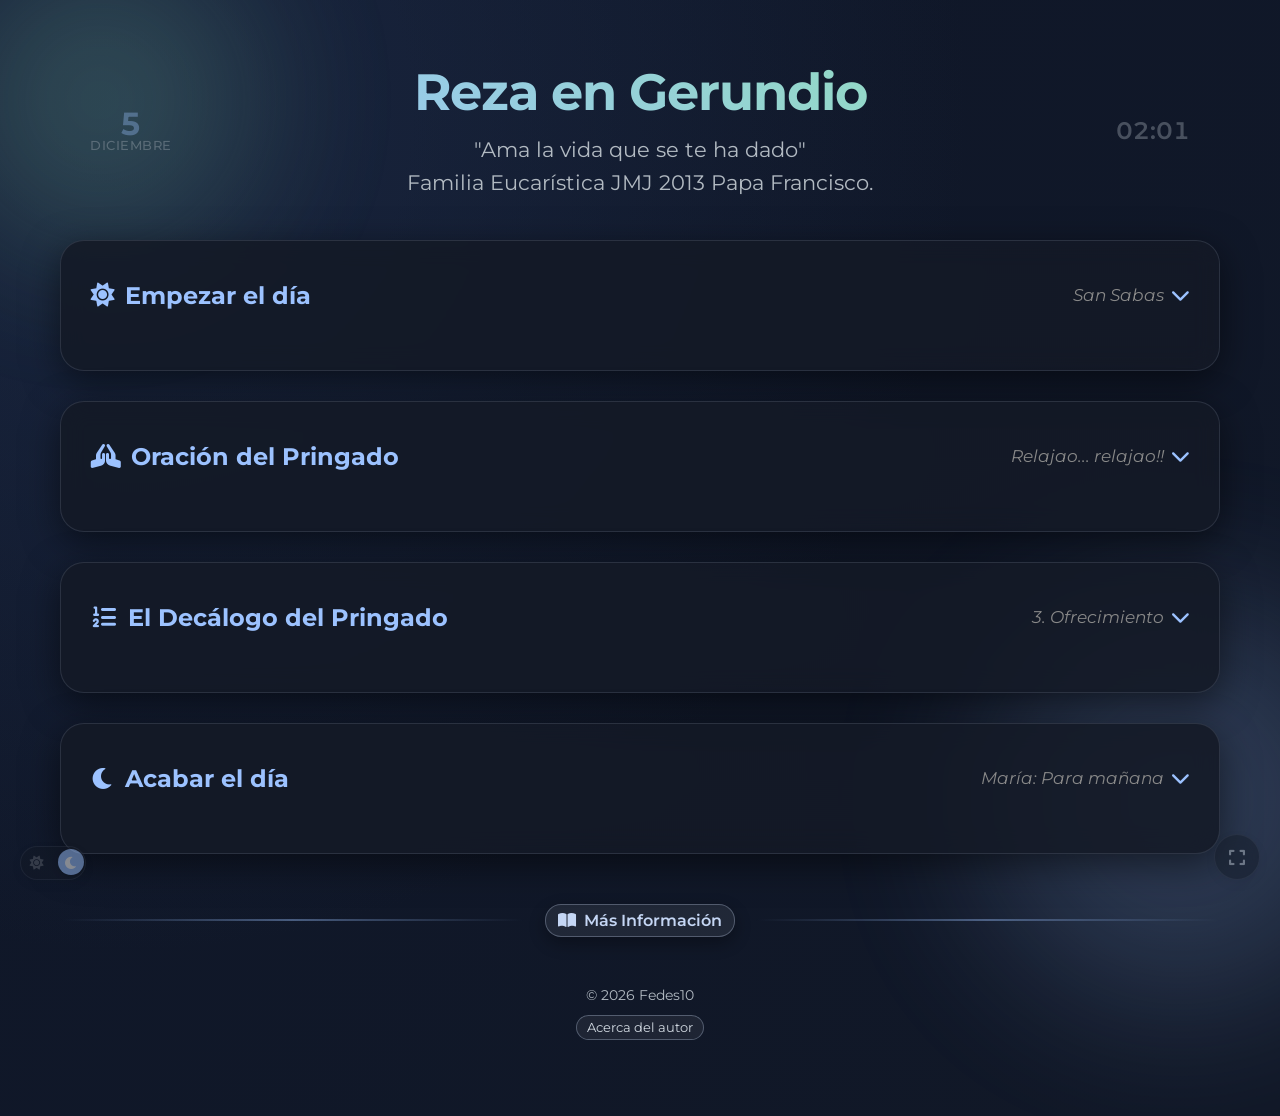
<file: index.html>
<!doctype html><html lang="es"><head><meta charset="UTF-8"><meta name="viewport" content="width=device-width,initial-scale=1"><title>Reza en Gerundio | Reza Cantando</title><link rel="icon" type="image/jpeg" href="logo.jpg"><meta name="description" content="Reza en Gerundio: oraciones para empezar y acabar el día"><meta property="og:title" content="Reza en Gerundio"><meta property="og:description" content="Oraciones diarias. Rezar viviendo, vivir siendo todo tuyo."><meta property="og:image" content="logo.jpg"><meta property="og:type" content="website"><meta property="og:locale" content="es_ES"><meta property="og:url" content=""><meta name="twitter:card" content="summary_large_image"><meta name="twitter:title" content="Reza en Gerundio"><meta name="twitter:description" content="Oraciones diarias. Rezar viviendo, vivir siendo todo tuyo."><meta name="twitter:image" content="logo.jpg"><link href="https://fonts.googleapis.com/css2?family=Montserrat:wght@300;400;600;700&display=swap" rel="stylesheet"><link rel="stylesheet" href="https://cdnjs.cloudflare.com/ajax/libs/font-awesome/6.0.0/css/all.min.css"><link rel="stylesheet" href="estilos.css"><script src="santos.js"></script><script src="scripts.js"></script></head><body><button id="fullscreen-btn" class="fullscreen-btn" title="Pantalla completa"><i class="fas fa-expand"></i></button><div class="theme-switch-wrapper" title="Cambiar modo"><label class="theme-switch" for="theme-checkbox"><input type="checkbox" id="theme-checkbox"><div class="slider"><i class="fas fa-sun"></i> <i class="fas fa-moon"></i></div></label></div><div class="bg-shape shape-1"></div><div class="bg-shape shape-2"></div><div class="container"><header><div class="date-display"><div class="day-number" id="day-number">5</div><div class="month-name" id="month-name">Febrero</div></div><div class="time-display" id="time-display">00:00</div><h1>Reza en Gerundio</h1><p class="subtitle">"Ama la vida que se te ha dado"<br>Familia Eucarística JMJ 2013 Papa Francisco.</p></header><section id="oracion-inicio"><div class="glass-card collapsible-section"><h2 class="section-header"><span style="display:flex;align-items:center;gap:10px"><i class="fas fa-sun"></i> Empezar el día </span><span style="display:flex;align-items:center;gap:8px;margin-left:auto"><span class="daily-santo" id="daily-santo" style="font-size:.7em;font-style:italic;color:#888;font-weight:400"></span> <i class="fas fa-chevron-down section-toggle-icon" id="icon-oracion-inicio-content"></i></span></h2><div class="mobile-daily-text" id="mobile-daily-santo" style="display:none"></div><div class="section-content" id="oracion-inicio-content"><div id="all-santos-list" style="display:none;font-size:.8em;color:#666;margin-bottom:12px;padding:10px 14px;background:rgba(100,100,100,.05);border-left:3px solid rgba(100,100,100,.2);border-radius:4px;line-height:1.5"></div><div class="prayer-content"><p class="prayer-line">Oh Señora mía y Madre mía, yo me ofrezco por completo a ti, y en prueba de mi amor de hijo te consagro en este día: mis ojos, mis oídos, mi lengua y mi corazón, en una palabra todo mi ser, ya que soy todo tuyo, Oh Madre de bondad, guárdame y defiéndeme como cosa y posesión tuya.</p><p class="prayer-highlight">Así sea.</p></div><div style="text-align:center;margin-top:20px"><span class="toggle-detail" onclick="toggleAlternative()">Oración alternativa <i class="fas fa-chevron-down toggle-icon" id="icon-alt"></i></span><div class="rule-detail" id="alternative-prayer"><h4 style="margin-bottom:10px;color:var(--primary)">Oración para la mañana - TODO</h4><p style="font-style:italic;text-align:center">Padre, pon tu Espíritu sobre mí.<br>Aquí estoy, aquí me tienes.<br>Gracias por la vida.<br>Que la viva siendo todo yo,<br>todo libre, todo entregado.<br>Todo tú, todo dado, todo alegre.<br>Todo amante, todo amado,<br>todo arrodillado.<br>Todo hijo, todo hermano, todo padre.<br>Todo disfrutón, todo mariano,<br>todo por todos.<br>Que viva todo... con toda el alma.</p></div></div></div></div></section><section id="oracion-pringado"><div class="glass-card collapsible-section"><h2 class="section-header"><span style="display:flex;align-items:center;gap:10px"><i class="fas fa-praying-hands"></i> Oración del Pringado </span><span style="display:flex;align-items:center;gap:8px;margin-left:auto"><span class="daily-phrase" id="daily-phrase-pringado" style="font-size:.7em;font-style:italic;color:#888;font-weight:400"></span> <i class="fas fa-chevron-down section-toggle-icon" id="icon-oracion-pringado-content"></i></span></h2><div class="mobile-daily-text" id="mobile-daily-phrase-pringado" style="display:none"></div><div class="section-content" id="oracion-pringado-content"><div class="prayer-content"><p class="prayer-line">Yo me entrego a ti, mi buen Dios, porque quiero pringarme por tu Iglesia siguiendo, junto a los demás miembros, en comunión con ellos, el estilo de vida de Hakuna.</p><hr style="border:0;border-top:1px solid rgba(0,0,0,.05);margin:15px 0"><p class="prayer-line">Señor, me arrodillaré ante ti en la Hostia,<br><span class="prayer-highlight">danos una vida de rodillas ante el misterio y ante cada rostro.</span></p><p class="prayer-line">Señor, me abriré a los alejados,<br><span class="prayer-highlight">contágianos Tú la pasión por que no se pierda ninguno.</span></p><p class="prayer-line">Señor, te buscaré vivo en el Evangelio, liturgia y sacramentos,<br><span class="prayer-highlight">muéstrate como nuestro pobre loco.</span></p><p class="prayer-line">Señor, sonreiré y miraré a los ojos,<br><span class="prayer-highlight">recuérdanos que no hemos venido a criticar ni a juzgar sino a salvar.</span></p><p class="prayer-line">Señor, abrazaré cada realidad con la no-medida de la cruz,<br><span class="prayer-highlight">devuélvenos la unidad, y transfigura ya nuestra carne.</span></p><p class="prayer-line">Señor, iré a las fiestas buscando que sean momentos de Vida,<br><span class="prayer-highlight">haz que te encontremos sufriente en los sedientos de placer.</span></p><p class="prayer-line">Señor, agradeceré tu confianza cada nuevo día,<br><span class="prayer-highlight">que un profundo sentido de tu presencia haga de cada día una fiesta.</span></p><p class="prayer-line"><strong>María, madre de Hakuna,</strong><br>que contigo solo sepamos decirle 'Sí', que vivamos de rodillas, abrazados y abrazando, con alegre cara de resucitados, y recuérdanos rezar todos los días, todos por todos.</p></div></div></div></section><section id="decalogo"><div class="glass-card collapsible-section"><h2 class="section-header"><span style="display:flex;align-items:center;gap:10px"><i class="fas fa-list-ol"></i> El Decálogo del Pringado </span><span style="display:flex;align-items:center;gap:8px;margin-left:auto"><span class="daily-decalogo" id="daily-decalogo" style="font-size:.7em;font-style:italic;color:#888;font-weight:400"></span> <i class="fas fa-chevron-down section-toggle-icon" id="icon-decalogo-content"></i></span></h2><div class="mobile-daily-text" id="mobile-daily-decalogo" style="display:none"></div><div class="section-content" id="decalogo-content"><div class="grid-container"><div class="glass-card rule-card"><div class="rule-number">1</div><div class="rule-text"><h3>Sonrisa y Mirada</h3><p class="rule-description">Sonreír cada día a todas las personas con las que me cruce, mirar a los ojos a quién trate.</p><span class="toggle-detail" onclick="toggleDetail(0)">Ver más <i class="fas fa-chevron-down toggle-icon" id="icon-0"></i></span><div class="rule-detail" id="detail-0"><p>La sonrisa y la mirada son el primer acto de reconocimiento del otro como persona. En Hakuna, sonreír no es un gesto vacío, sino una forma de decir "te veo, existes, y me alegro de encontrarte". Mirar a los ojos es encontrar a Jesús en cada rostro, es vivir arrodillados ante el misterio de cada persona. Esta regla nos recuerda que cada encuentro humano es sagrado.</p></div></div></div><div class="glass-card rule-card"><div class="rule-number">2</div><div class="rule-text"><h3>Compasión</h3><p class="rule-description">Dedicar con frecuencia, tiempo y corazón a los que sufren.</p><span class="toggle-detail" onclick="toggleDetail(1)">Ver más <i class="fas fa-chevron-down toggle-icon" id="icon-1"></i></span><div class="rule-detail" id="detail-1"><p>Hakuna nace del deseo de "que no se pierda ninguno". Esta regla nos llama a tener los ojos abiertos a quienes más sufren, a dedicar tiempo real -no solo buenas intenciones- a los heridos de la vida. Es vivir la pasión de Cristo por los alejados, los dolientes, los que nadie ve. No se trata de hacer obras sociales, sino de amar con las entrañas, de sufrir-con (com-pasión) los que están en la cruz.</p></div></div></div><div class="glass-card rule-card"><div class="rule-number">3</div><div class="rule-text"><h3>Ofrecimiento</h3><p class="rule-description">Comenzar cada día con un momento de oración en el que agradecer el don de la vida, y ofrecerme a Cristo para que viva y actúe entre los hombres ese día sirviéndose de mi persona. Y rezar todos los días, todos por todos.</p><span class="toggle-detail" onclick="toggleDetail(2)">Ver más <i class="fas fa-chevron-down toggle-icon" id="icon-2"></i></span><div class="rule-detail" id="detail-2"><p>La oración de la mañana es el acto fundante del día. Ofrecerse a Cristo es decirle: "Hoy quiero que seas Tú quien viva en mí". No somos nosotros los protagonistas, sino instrumentos para que Él actúe. El "todos por todos" refleja la dimensión comunitaria de Hakuna: nunca estamos solos, oramos en comunión. Agradecer el don de la vida es reconocer que cada día es un regalo inmerecido de Dios.</p></div></div></div><div class="glass-card rule-card"><div class="rule-number">4</div><div class="rule-text"><h3>Cuidar un Sagrario</h3><p class="rule-description">Cuidar un sagrario: escoger uno, el que se quiera, y de alguna manera hacerme cargo de que ese sagrario reciba cuidados y cariño.</p><span class="toggle-detail" onclick="toggleDetail(3)">Ver más <i class="fas fa-chevron-down toggle-icon" id="icon-3"></i></span><div class="rule-detail" id="detail-3"><p>Cuidar un sagrario es hacerse responsable de que Jesús Eucaristía no esté solo ni olvidado. Puede ser el de tu parroquia, una capilla, un hospital... Se trata de visitarlo, adornarlo, mantenerlo limpio, pero sobre todo de amarlo. Es el signo de nuestra vida de rodillas ante el misterio: Jesús se queda con nosotros en el Pan, y nosotros nos quedamos con Él. Este cuidado concreto nos ancla en la realidad de la Presencia Real.</p></div></div></div><div class="glass-card rule-card"><div class="rule-number">5</div><div class="rule-text"><h3>Hora Santa</h3><p class="rule-description">Participar de las Horas Santas, y fomentarlas allí donde me encuentre.</p><span class="toggle-detail" onclick="toggleDetail(4)">Ver más <i class="fas fa-chevron-down toggle-icon" id="icon-4"></i></span><div class="rule-detail" id="detail-4"><p>La Hora Santa es el "rato para parar el mundo" y estar con Jesús Sacramentado. Es el tiempo privilegiado de adoración, donde nos dejamos mirar por Él y Le miramos. Fomentar las Horas Santas significa contagiar esta pasión por la Eucaristía, invitar a otros, organizar espacios de adoración. Para Hakuna, la Hora Santa es el corazón de la vida espiritual, el lugar donde se recarga la batería para la misión.</p></div></div></div><div class="glass-card rule-card"><div class="rule-number">6</div><div class="rule-text"><h3>Formación</h3><p class="rule-description">Habitualmente estar leyendo un libro que me forme como cristiano. Si es posible, participar en un grupo de formación o Revolcadero, y leer cada día el evangelio del día, meditándolo.</p><span class="toggle-detail" onclick="toggleDetail(5)">Ver más <i class="fas fa-chevron-down toggle-icon" id="icon-5"></i></span><div class="rule-detail" id="detail-5"><p>La formación no es un lujo intelectual, sino alimento para el alma. Leer el Evangelio diario y meditarlo es buscar a Cristo vivo en la Palabra. Los "Revolcaderos" son grupos de formación donde se profundiza en la fe, se comparte, se crece juntos. Leer buenos libros cristianos nos ayuda a entender mejor nuestra fe, a responder a las preguntas del mundo actual. La formación nos hace testigos más creíbles y fundamentados.</p></div></div></div><div class="glass-card rule-card"><div class="rule-number">7</div><div class="rule-text"><h3>Sed de Amor</h3><p class="rule-description">En el trabajo, fiestas y espacios de diversión, abrir los ojos a quiénes están sedientos de amor, y ofrecerme a Cristo para ser manantial de agua pura. Prohibido no disfrutar de seguir a Cristo, especialmente en las fiestas y espacios de diversión.</p><span class="toggle-detail" onclick="toggleDetail(6)">Ver más <i class="fas fa-chevron-down toggle-icon" id="icon-6"></i></span><div class="rule-detail" id="detail-6"><p>Hakuna no huye del mundo, sino que va a las "fiestas" a encontrar a Cristo sufriente en los sedientos de placer. Los espacios de diversión, el trabajo, las celebraciones son lugares de misión. Ser manantial de agua pura significa ofrecer el amor auténtico de Cristo en medio de búsquedas equivocadas. Y hacerlo con alegría: "prohibido no disfrutar", porque el Evangelio es Buena Noticia, no un castigo. Es llevar la fiesta de la Resurrección a todas partes.</p></div></div></div><div class="glass-card rule-card"><div class="rule-number">8</div><div class="rule-text"><h3>Acompañamiento</h3><p class="rule-description">Buscar una persona que me acompañe espiritualmente.</p><span class="toggle-detail" onclick="toggleDetail(7)">Ver más <i class="fas fa-chevron-down toggle-icon" id="icon-7"></i></span><div class="rule-detail" id="detail-7"><p>La dirección espiritual es fundamental para no perderse en el camino. Tener una persona -sacerdote, consagrado/a, laico maduro en la fe- que nos acompañe, nos corrija, nos anime, nos ayuda a discernir la voluntad de Dios. No somos capaces de ver nuestros propios puntos ciegos; necesitamos a alguien que nos ayude a crecer en santidad. Es un signo de humildad y de deseo real de conversión.</p></div></div></div><div class="glass-card rule-card"><div class="rule-number">9</div><div class="rule-text"><h3>Sacramentos</h3><p class="rule-description">Disfrutar y crecer de la vida de Cristo participando de la vida de los Sacramentos de la Confesión y la Eucaristía de manera frecuente.</p><span class="toggle-detail" onclick="toggleDetail(8)">Ver más <i class="fas fa-chevron-down toggle-icon" id="icon-8"></i></span><div class="rule-detail" id="detail-8"><p>Los sacramentos no son meros ritos, sino encuentros vivos con Cristo. La Eucaristía es la fuente y cumbre de la vida cristiana: comulgar es recibir a Jesús, hacerse uno con Él. La Confesión frecuente nos mantiene limpios, libres, en paz; es el abrazo misericordioso del Padre que siempre nos espera. "Disfrutar y crecer" indica que los sacramentos no son una obligación pesada, sino una alegría, un regalo que nos hace más humanos y más divinos a la vez.</p></div></div></div><div class="glass-card rule-card"><div class="rule-number">10</div><div class="rule-text"><h3>Amor a María</h3><p class="rule-description">Cuidar a María, madre de Hakuna, y acabar el día con un piropo, oración o canción a la Virgen María.</p><span class="toggle-detail" onclick="toggleDetail(9)">Ver más <i class="fas fa-chevron-down toggle-icon" id="icon-9"></i></span><div class="rule-detail" id="detail-9"><p>María es la Madre de Hakuna. Acabar el día con un piropo, una oración o una canción a la Virgen es poner nuestra vida bajo su manto. Como nos enseña la consagración del amanecer, todo lo nuestro es suyo. María nos enseña a decir "sí" como Ella lo dijo, a vivir de rodillas, a estar junto a la Cruz sin huir. Cuidar a María es amarla, hablarle, confiarle nuestras alegrías y penas. Ella nos lleva siempre a su Hijo.</p></div></div></div></div></div></div></section><section id="oracion-noche"><div class="glass-card collapsible-section"><h2 class="section-header"><span style="display:flex;align-items:center;gap:10px"><i class="fas fa-moon"></i> Acabar el día </span><span style="display:flex;align-items:center;gap:8px;margin-left:auto"><span class="daily-maria" id="daily-maria" style="font-size:.7em;font-style:italic;color:#888;font-weight:400"></span> <i class="fas fa-chevron-down section-toggle-icon" id="icon-oracion-noche-content"></i></span></h2><div class="mobile-daily-text" id="mobile-daily-maria" style="display:none"></div><div class="section-content" id="oracion-noche-content"><div id="daily-maria-detail" style="display:none;font-size:.8em;color:#666;margin-bottom:12px;padding:10px 14px;background:rgba(100,100,100,.05);border-left:3px solid rgba(100,100,100,.2);border-radius:4px;line-height:1.5"></div><div class="prayer-content"><p class="prayer-line" style="font-weight:600;margin-bottom:20px">Gracias, Señor, por el día de hoy.</p><p class="prayer-line">¿Qué te ha gustado?</p><p class="prayer-line">¿Qué no te ha gustado?</p><p class="prayer-line">¿Qué quieres que te regale mañana?</p></div><div style="text-align:center;margin-top:20px"><span class="toggle-detail" onclick="toggleNightAlternative()">Oración alternativa <i class="fas fa-chevron-down toggle-icon" id="icon-night-alt"></i></span><div class="rule-detail" id="night-alternative-prayer"><h4 style="margin-bottom:10px;color:var(--primary)">Oración de la noche</h4><p style="font-style:italic;text-align:center">Padre, aquí al pie de la cama<br>mi alma se eleva hasta Ti para decirte:<br>creo en ti, espero en ti, te amo con todas mis fuerzas.<br>Gloria a ti, Señor.<br>Deposito en tus manos la fatiga y la lucha,<br>las alegrías y desencantos de este día que quedó atrás.<br><br>Si los nervios me traicionaron,<br>si los impulsos egoístas me dominaron,<br>si di entrada al rencor o a la tristeza, ¡perdón Señor!<br>Ten piedad de mí si he sido infiel.<br><br>Si pronuncié palabras vanas,<br>si me dejé llevar por la impaciencia,<br>si fui espina para alguien, ¡perdón Señor!<br>No quiero esta noche entregarme al sueño<br>sin sentir sobre mi alma la seguridad de tu dulce<br>y gratuita misericordia, Señor.<br><br>Te doy gracias, porque invisible, cariñoso, y envolvente<br>me has cuidado como una madre durante todo este día.<br>Señor, relaja mis nervios, sosiega mi espíritu,<br>suelta mis tensiones, inunda mi ser de silencio y serenidad.<br>Vela sobre mí, Padre querido, mientras me entrego confiado al sueño,<br>como un niño que duerme feliz en tus brazos.<br>En tu nombre, Señor, descansaré tranquilo.</p></div></div></div></div></section><div class="section-divider"><div class="divider-line"></div><a class="divider-button" href="https://hakuna.org/oraciones/" target="_blank" rel="noopener" style="text-decoration:none"><i class="fas fa-book-open"></i> Más Información</a><div class="divider-line"></div></div><footer class="minimal-footer"><div class="footer-main"><span>© 2026 Fedes10</span> <button class="footer-toggle" id="footer-toggle" type="button">Acerca del autor</button></div><div class="footer-panel" id="footer-panel"><div class="footer-panel-section"><h4>Por qué nace</h4><p>Nace para ayudar a rezar y tener más presente al Señor, con una rutina diaria sencilla. Es una alternativa digital a los libros de oraciones del día, más actual y fácil de seguir.</p></div><div class="footer-panel-section"><h4>Qué ofrece</h4><ol><li><strong>Empezar el día:</strong> oración de la mañana y el santo del día.</li><li><strong>Oración del Pringado:</strong> oración clave para cualquier momento.</li><li><strong>Decálogo del Pringado:</strong> con una regla diaria para intentar vivirla hoy.</li><li><strong>Acabar el día:</strong> oración de la noche y un gesto a la Virgen.</li></ol></div><div class="footer-panel-section footer-panel-note"><h4>Aviso</h4><p>Proyecto creado con un propósito sincero y pastoral. ⚠️<strong>No pretende sustituir a Hakuna⚠️</strong> ni a su web oficial, sino ofrecer un apoyo sencillo para cuidar la oración diaria y vivirla con más conciencia. Si en algún momento se considerara oportuno revisarlo, ajustarlo o retirarlo, se hará desde el respeto y la total disposición. Web realizada con todo el corazón, poniendo especial cuidado en la intención y el fondo espiritual. <span class="footer-hashtag">#ctea</span></p></div><div class="footer-links"><a href="mailto:fedestalgat@gmail.com" class="footer-link-item" title="Email"><i class="fas fa-envelope"></i> <span>Email</span> </a><a href="https://github.com/Fedes10/HakunaPringadoWeb" target="_blank" rel="noopener" class="footer-link-item" title="GitHub"><i class="fab fa-github"></i> <span>GitHub</span></a></div></div></footer></div></body></html>
</file>
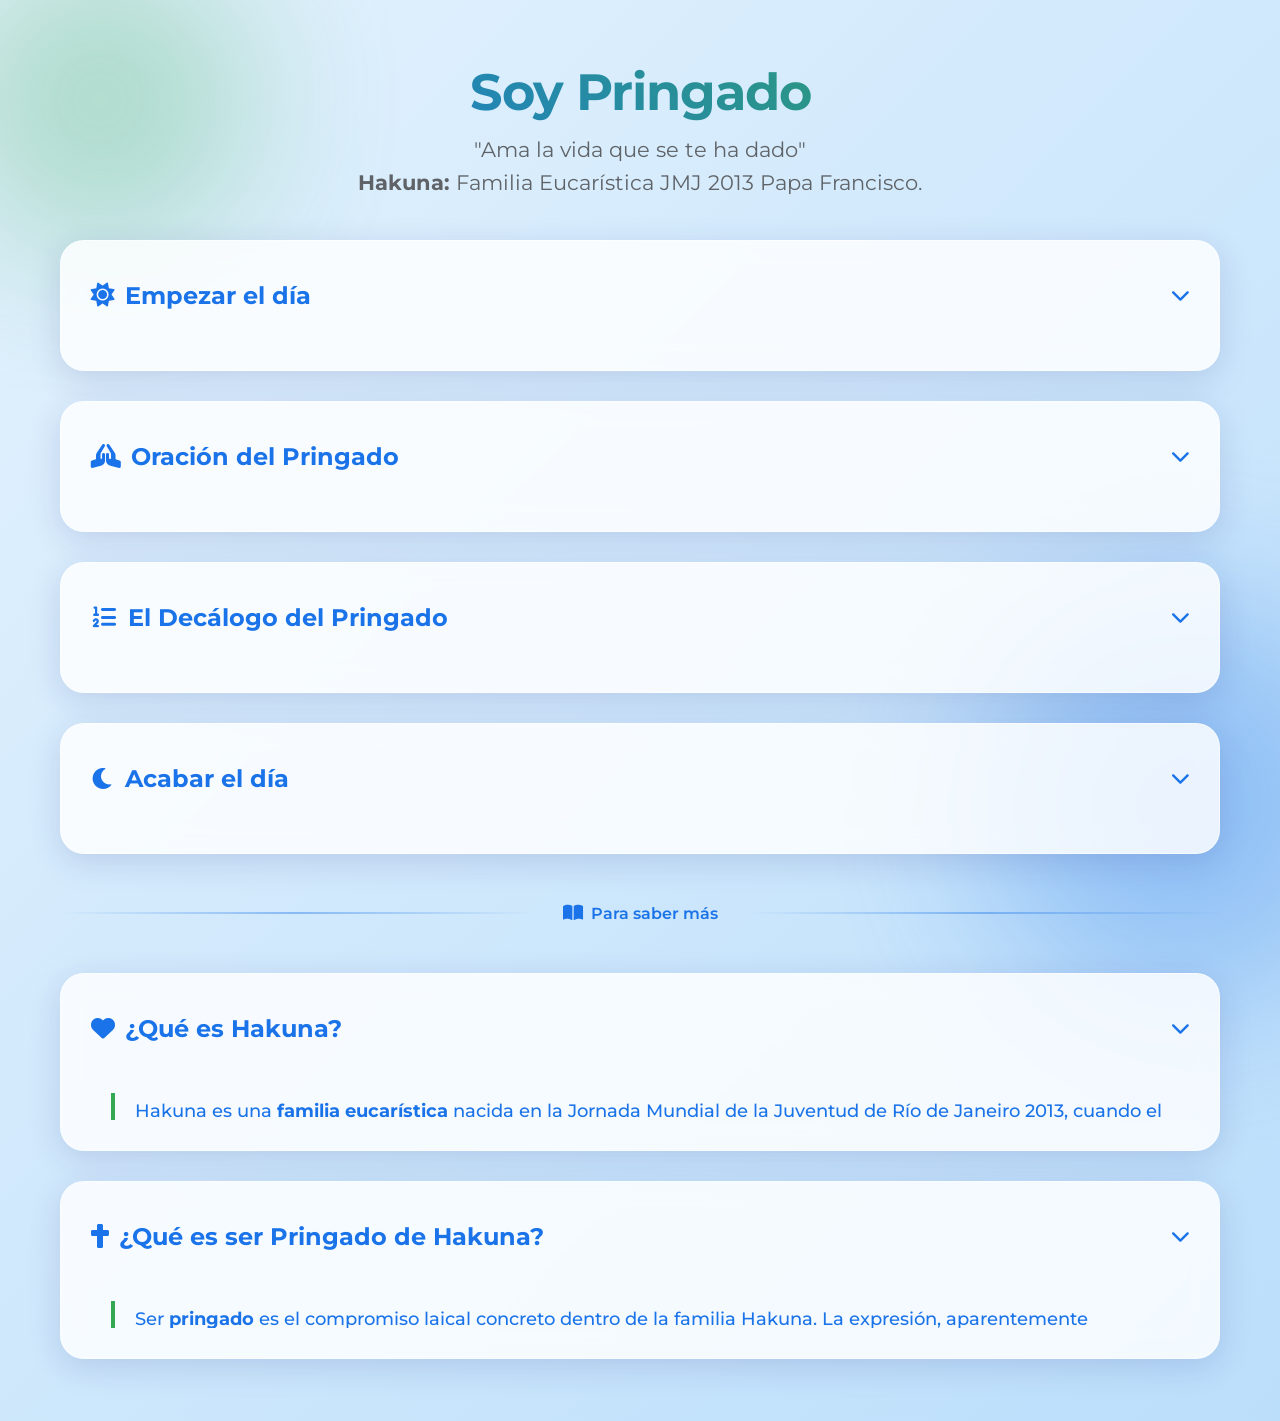
<file: Pringado.html>
<!DOCTYPE html>
<html lang="es">

<head>
    <meta charset="UTF-8">
    <meta name="viewport" content="width=device-width, initial-scale=1.0">
    <title>Soy Pringado | Hakuna Lifestyle</title>
    
    <!-- Favicon -->
    <link rel="icon" type="image/jpeg" href="logo.jpg">
    
    <!-- Meta Tags para Redes Sociales -->
    <meta name="description" content="Hakuna: Familia eucarística JMJ 2013. Vivir arrodillados ante el misterio y ante cada rostro. Descubre el Decálogo del Pringado y el estilo de vida Hakuna.">
    
    <!-- Open Graph (Facebook, WhatsApp, LinkedIn) -->
    <meta property="og:title" content="Soy Pringado | Hakuna Lifestyle">
    <meta property="og:description" content="Hakuna: Familia eucarística JMJ 2013. Vivir arrodillados ante el misterio y ante cada rostro.">
    <meta property="og:image" content="logo.jpg">
    <meta property="og:type" content="website">
    <meta property="og:url" content="">
    
    <!-- Twitter Card -->
    <meta name="twitter:card" content="summary_large_image">
    <meta name="twitter:title" content="Soy Pringado | Hakuna Lifestyle">
    <meta name="twitter:description" content="Hakuna: Familia eucarística JMJ 2013. Vivir arrodillados ante el misterio y ante cada rostro.">
    <meta name="twitter:image" content="logo.jpg">
    
    <!-- Fonts y Estilos -->
    <link href="https://fonts.googleapis.com/css2?family=Montserrat:wght@300;400;600;700&display=swap" rel="stylesheet">
    <link rel="stylesheet" href="https://cdnjs.cloudflare.com/ajax/libs/font-awesome/6.0.0/css/all.min.css">
    <link rel="stylesheet" href="estilos.css">
</head>

<body>

    <!-- ==================== FORMAS DE FONDO ==================== -->
    <div class="bg-shape shape-1"></div>
    <div class="bg-shape shape-2"></div>

    <div class="container">

        <!-- ==================== CABECERA ==================== -->
        <header>
            <h1>Soy Pringado</h1>
            <p class="subtitle">
                "Ama la vida que se te ha dado"<br>
                <strong>Hakuna:</strong> Familia Eucarística JMJ 2013 Papa Francisco.
            </p>
        </header>

        <!-- ==================== ORACIÓN AMANECER ==================== -->
        <section id="oracion-inicio">
            <div class="glass-card collapsible-section">
                <h2 class="section-header" onclick="toggleSection('oracion-inicio-content')">
                    <i class="fas fa-sun"></i> Empezar el día 
                    <i class="fas fa-chevron-down section-toggle-icon" id="icon-oracion-inicio-content"></i>
                </h2>
                <div class="section-content" id="oracion-inicio-content">
                <div class="prayer-content">
                    <p class="prayer-line">
                        Oh Señora mía y Madre mía, yo me ofrezco por completo a ti,
                        y en prueba de mi amor de hijo te consagro en este día:
                        mis ojos, mis oídos, mi lengua y mi corazón, en una palabra todo mi ser,
                        ya que soy todo tuyo, Oh Madre de bondad, guárdame y defiéndeme
                        como cosa y posesión tuya.
                    </p>
                    <p class="prayer-highlight">Así sea.</p>
                </div>
                
                <div style="text-align: center; margin-top: 20px;">
                    <span class="toggle-detail" onclick="toggleAlternative()">
                        Oración alternativa <i class="fas fa-chevron-down toggle-icon" id="icon-alt"></i>
                    </span>
                    <div class="rule-detail" id="alternative-prayer">
                        <h4 style="margin-bottom: 10px; color: var(--primary);">Oración para la mañana - TODO</h4>
                        <p style="font-style: italic; text-align: center;">
                            Padre, pon tu Espíritu sobre mí.<br>
                            Aquí estoy, aquí me tienes.<br>
                            Gracias por la vida.<br>
                            Que la viva siendo todo yo,<br>
                            todo libre, todo entregado.<br>
                            Todo tú, todo dado, todo alegre.<br>
                            Todo amante, todo amado,<br>
                            todo arrodillado.<br>
                            Todo hijo, todo hermano, todo padre.<br>
                            Todo disfrutón, todo mariano,<br>
                            todo por todos.<br>
                            Que viva todo... con toda el alma.
                        </p>
                    </div>
                </div>
                </div>
            </div>
        </section>

        <!-- ==================== ORACIÓN DEL PRINGADO ==================== -->
        <section id="oracion-pringado">
            <div class="glass-card collapsible-section">
                <h2 class="section-header" onclick="toggleSection('oracion-pringado-content')">
                    <i class="fas fa-praying-hands"></i> Oración del Pringado 
                    <i class="fas fa-chevron-down section-toggle-icon" id="icon-oracion-pringado-content"></i>
                </h2>
                <div class="section-content" id="oracion-pringado-content">
                <div class="prayer-content">
                    <p class="prayer-line">Yo me entrego a ti, mi buen Dios, porque quiero pringarme por tu Iglesia
                        siguiendo, junto a los demás miembros, en comunión con ellos, el estilo de vida de Hakuna.</p>
                    <hr style="border:0; border-top:1px solid rgba(0,0,0,0.05); margin: 15px 0;">

                    <p class="prayer-line">Señor, me arrodillaré ante ti en la Hostia,<br>
                        <span class="prayer-highlight">danos una vida de rodillas ante el misterio y ante cada
                            rostro.</span>
                    </p>

                    <p class="prayer-line">Señor, me abriré a los alejados,<br>
                        <span class="prayer-highlight">contágianos Tú la pasión por que no se pierda ninguno.</span>
                    </p>

                    <p class="prayer-line">Señor, te buscaré vivo en el Evangelio, liturgia y sacramentos,<br>
                        <span class="prayer-highlight">muéstrate como nuestro pobre loco.</span>
                    </p>

                    <p class="prayer-line">Señor, sonreiré y miraré a los ojos,<br>
                        <span class="prayer-highlight">recuérdanos que no hemos venido a criticar ni a juzgar sino a
                            salvar.</span>
                    </p>

                    <p class="prayer-line">Señor, abrazaré cada realidad con la no-medida de la cruz,<br>
                        <span class="prayer-highlight">devuélvenos la unidad, y transfigura ya nuestra carne.</span>
                    </p>

                    <p class="prayer-line">Señor, iré a las fiestas buscando que sean momentos de Vida,<br>
                        <span class="prayer-highlight">haz que te encontremos sufriente en los sedientos de
                            placer.</span>
                    </p>

                    <p class="prayer-line">Señor, agradeceré tu confianza cada nuevo día,<br>
                        <span class="prayer-highlight">que un profundo sentido de tu presencia haga de cada día una
                            fiesta.</span>
                    </p>

                    <p class="prayer-line"><strong>María, madre de Hakuna,</strong><br>
                        que contigo solo sepamos decirle 'Sí', que vivamos de rodillas, abrazados y abrazando, con
                        alegre cara de resucitados, y recuérdanos rezar todos los días, todos por todos.</p>
                </div>
                </div>
            </div>
        </section>

        <!-- ==================== DECÁLOGO DEL PRINGADO ==================== -->
        <section id="decalogo">
            <div class="glass-card collapsible-section">
                <h2 class="section-header" onclick="toggleSection('decalogo-content')">
                    <i class="fas fa-list-ol"></i> El Decálogo del Pringado 
                    <i class="fas fa-chevron-down section-toggle-icon" id="icon-decalogo-content"></i>
                </h2>
                <div class="section-content" id="decalogo-content">
            <div class="grid-container">
        
                <div class="glass-card rule-card">
                    <div class="rule-number">1</div>
                    <div class="rule-text">
                        <h3>Sonrisa y Mirada</h3>
                        <p class="rule-description">Sonreír cada día a todas las personas con las que me cruce, mirar a los ojos a
                            quién trate.</p>
                        <span class="toggle-detail" onclick="toggleDetail(0)">
                            Ver más <i class="fas fa-chevron-down toggle-icon" id="icon-0"></i>
                        </span>
                        <div class="rule-detail" id="detail-0">
                            <p>La sonrisa y la mirada son el primer acto de reconocimiento del otro como persona. En Hakuna, sonreír no es un gesto vacío, sino una forma de decir "te veo, existes, y me alegro de encontrarte". Mirar a los ojos es encontrar a Jesús en cada rostro, es vivir arrodillados ante el misterio de cada persona. Esta regla nos recuerda que cada encuentro humano es sagrado.</p>
                        </div>
                    </div>
                </div>
        
                <div class="glass-card rule-card">
                    <div class="rule-number">2</div>
                    <div class="rule-text">
                        <h3>Compasión</h3>
                        <p class="rule-description">Dedicar con frecuencia, tiempo y corazón a los que sufren.</p>
                        <span class="toggle-detail" onclick="toggleDetail(1)">
                            Ver más <i class="fas fa-chevron-down toggle-icon" id="icon-1"></i>
                        </span>
                        <div class="rule-detail" id="detail-1">
                            <p>Hakuna nace del deseo de "que no se pierda ninguno". Esta regla nos llama a tener los ojos abiertos a quienes más sufren, a dedicar tiempo real -no solo buenas intenciones- a los heridos de la vida. Es vivir la pasión de Cristo por los alejados, los dolientes, los que nadie ve. No se trata de hacer obras sociales, sino de amar con las entrañas, de sufrir-con (com-pasión) los que están en la cruz.</p>
                        </div>
                    </div>
                </div>
        
                <div class="glass-card rule-card">
                    <div class="rule-number">3</div>
                    <div class="rule-text">
                        <h3>Ofrecimiento</h3>
                        <p class="rule-description">Comenzar cada día con un momento de oración en el que agradecer el don de la
                            vida, y ofrecerme a Cristo para que viva y actúe entre los hombres ese día sirviéndose de mi persona. Y
                            rezar todos los días, todos por todos.</p>
                        <span class="toggle-detail" onclick="toggleDetail(2)">
                            Ver más <i class="fas fa-chevron-down toggle-icon" id="icon-2"></i>
                        </span>
                        <div class="rule-detail" id="detail-2">
                            <p>La oración de la mañana es el acto fundante del día. Ofrecerse a Cristo es decirle: "Hoy quiero que seas Tú quien viva en mí". No somos nosotros los protagonistas, sino instrumentos para que Él actúe. El "todos por todos" refleja la dimensión comunitaria de Hakuna: nunca estamos solos, oramos en comunión. Agradecer el don de la vida es reconocer que cada día es un regalo inmerecido de Dios.</p>
                        </div>
                    </div>
                </div>
        
                <div class="glass-card rule-card">
                    <div class="rule-number">4</div>
                    <div class="rule-text">
                        <h3>Cuidar un Sagrario</h3>
                        <p class="rule-description">Cuidar un sagrario: escoger uno, el que se quiera, y de alguna manera hacerme
                            cargo de que ese sagrario reciba cuidados y cariño.</p>
                        <span class="toggle-detail" onclick="toggleDetail(3)">
                            Ver más <i class="fas fa-chevron-down toggle-icon" id="icon-3"></i>
                        </span>
                        <div class="rule-detail" id="detail-3">
                            <p>Cuidar un sagrario es hacerse responsable de que Jesús Eucaristía no esté solo ni olvidado. Puede ser el de tu parroquia, una capilla, un hospital... Se trata de visitarlo, adornarlo, mantenerlo limpio, pero sobre todo de amarlo. Es el signo de nuestra vida de rodillas ante el misterio: Jesús se queda con nosotros en el Pan, y nosotros nos quedamos con Él. Este cuidado concreto nos ancla en la realidad de la Presencia Real.</p>
                        </div>
                    </div>
                </div>
        
                <div class="glass-card rule-card">
                    <div class="rule-number">5</div>
                    <div class="rule-text">
                        <h3>Hora Santa</h3>
                        <p class="rule-description">Participar de las Horas Santas, y fomentarlas allí donde me encuentre.</p>
                        <span class="toggle-detail" onclick="toggleDetail(4)">
                            Ver más <i class="fas fa-chevron-down toggle-icon" id="icon-4"></i>
                        </span>
                        <div class="rule-detail" id="detail-4">
                            <p>La Hora Santa es el "rato para parar el mundo" y estar con Jesús Sacramentado. Es el tiempo privilegiado de adoración, donde nos dejamos mirar por Él y Le miramos. Fomentar las Horas Santas significa contagiar esta pasión por la Eucaristía, invitar a otros, organizar espacios de adoración. Para Hakuna, la Hora Santa es el corazón de la vida espiritual, el lugar donde se recarga la batería para la misión.</p>
                        </div>
                    </div>
                </div>
        
                <div class="glass-card rule-card">
                    <div class="rule-number">6</div>
                    <div class="rule-text">
                        <h3>Formación</h3>
                        <p class="rule-description">Habitualmente estar leyendo un libro que me forme como cristiano. Si es posible,
                            participar en un grupo de formación o Revolcadero, y leer cada día el evangelio del día, meditándolo.
                        </p>
                        <span class="toggle-detail" onclick="toggleDetail(5)">
                            Ver más <i class="fas fa-chevron-down toggle-icon" id="icon-5"></i>
                        </span>
                        <div class="rule-detail" id="detail-5">
                            <p>La formación no es un lujo intelectual, sino alimento para el alma. Leer el Evangelio diario y meditarlo es buscar a Cristo vivo en la Palabra. Los "Revolcaderos" son grupos de formación donde se profundiza en la fe, se comparte, se crece juntos. Leer buenos libros cristianos nos ayuda a entender mejor nuestra fe, a responder a las preguntas del mundo actual. La formación nos hace testigos más creíbles y fundamentados.</p>
                        </div>
                    </div>
                </div>
        
                <div class="glass-card rule-card">
                    <div class="rule-number">7</div>
                    <div class="rule-text">
                        <h3>Sed de Amor</h3>
                        <p class="rule-description">En el trabajo, fiestas y espacios de diversión, abrir los ojos a quiénes están
                            sedientos de amor, y ofrecerme a Cristo para ser manantial de agua pura. Prohibido no disfrutar de
                            seguir a Cristo, especialmente en las fiestas y espacios de diversión.</p>
                        <span class="toggle-detail" onclick="toggleDetail(6)">
                            Ver más <i class="fas fa-chevron-down toggle-icon" id="icon-6"></i>
                        </span>
                        <div class="rule-detail" id="detail-6">
                            <p>Hakuna no huye del mundo, sino que va a las "fiestas" a encontrar a Cristo sufriente en los sedientos de placer. Los espacios de diversión, el trabajo, las celebraciones son lugares de misión. Ser manantial de agua pura significa ofrecer el amor auténtico de Cristo en medio de búsquedas equivocadas. Y hacerlo con alegría: "prohibido no disfrutar", porque el Evangelio es Buena Noticia, no un castigo. Es llevar la fiesta de la Resurrección a todas partes.</p>
                        </div>
                    </div>
                </div>
        
                <div class="glass-card rule-card">
                    <div class="rule-number">8</div>
                    <div class="rule-text">
                        <h3>Acompañamiento</h3>
                        <p class="rule-description">Buscar una persona que me acompañe espiritualmente.</p>
                        <span class="toggle-detail" onclick="toggleDetail(7)">
                            Ver más <i class="fas fa-chevron-down toggle-icon" id="icon-7"></i>
                        </span>
                        <div class="rule-detail" id="detail-7">
                            <p>La dirección espiritual es fundamental para no perderse en el camino. Tener una persona -sacerdote, consagrado/a, laico maduro en la fe- que nos acompañe, nos corrija, nos anime, nos ayuda a discernir la voluntad de Dios. No somos capaces de ver nuestros propios puntos ciegos; necesitamos a alguien que nos ayude a crecer en santidad. Es un signo de humildad y de deseo real de conversión.</p>
                        </div>
                    </div>
                </div>
        
                <div class="glass-card rule-card">
                    <div class="rule-number">9</div>
                    <div class="rule-text">
                        <h3>Sacramentos</h3>
                        <p class="rule-description">Disfrutar y crecer de la vida de Cristo participando de la vida de los
                            Sacramentos de la Confesión y la Eucaristía de manera frecuente.</p>
                        <span class="toggle-detail" onclick="toggleDetail(8)">
                            Ver más <i class="fas fa-chevron-down toggle-icon" id="icon-8"></i>
                        </span>
                        <div class="rule-detail" id="detail-8">
                            <p>Los sacramentos no son meros ritos, sino encuentros vivos con Cristo. La Eucaristía es la fuente y cumbre de la vida cristiana: comulgar es recibir a Jesús, hacerse uno con Él. La Confesión frecuente nos mantiene limpios, libres, en paz; es el abrazo misericordioso del Padre que siempre nos espera. "Disfrutar y crecer" indica que los sacramentos no son una obligación pesada, sino una alegría, un regalo que nos hace más humanos y más divinos a la vez.</p>
                        </div>
                    </div>
                </div>
        
                <div class="glass-card rule-card">
                    <div class="rule-number">10</div>
                    <div class="rule-text">
                        <h3>Amor a María</h3>
                        <p class="rule-description">Cuidar a María, madre de Hakuna, y acabar el día con un piropo, oración o
                            canción a la Virgen María.</p>
                        <span class="toggle-detail" onclick="toggleDetail(9)">
                            Ver más <i class="fas fa-chevron-down toggle-icon" id="icon-9"></i>
                        </span>
                        <div class="rule-detail" id="detail-9">
                            <p>María es la Madre de Hakuna. Acabar el día con un piropo, una oración o una canción a la Virgen es poner nuestra vida bajo su manto. Como nos enseña la consagración del amanecer, todo lo nuestro es suyo. María nos enseña a decir "sí" como Ella lo dijo, a vivir de rodillas, a estar junto a la Cruz sin huir. Cuidar a María es amarla, hablarle, confiarle nuestras alegrías y penas. Ella nos lleva siempre a su Hijo.</p>
                        </div>
                    </div>
                </div>
        
            </div>
            </div>
        </section>

        <!-- ==================== ACABAR EL DÍA ==================== -->
        <section id="oracion-noche">
            <div class="glass-card collapsible-section">
                <h2 class="section-header" onclick="toggleSection('oracion-noche-content')">
                    <i class="fas fa-moon"></i> Acabar el día 
                    <i class="fas fa-chevron-down section-toggle-icon" id="icon-oracion-noche-content"></i>
                </h2>
                <div class="section-content" id="oracion-noche-content">
                <div class="prayer-content">
                    <p class="prayer-line" style="font-weight: 600; margin-bottom: 20px;">
                        Gracias, Señor, por el día de hoy.
                    </p>
                    
                    <p class="prayer-line">¿Qué te ha gustado?</p>
                    <p class="prayer-line">¿Qué no te ha gustado?</p>
                    <p class="prayer-line">¿Qué quieres que te regale mañana?</p>
                </div>
                
                <div style="text-align: center; margin-top: 20px;">
                    <span class="toggle-detail" onclick="toggleNightAlternative()">
                        Oración alternativa <i class="fas fa-chevron-down toggle-icon" id="icon-night-alt"></i>
                    </span>
                    <div class="rule-detail" id="night-alternative-prayer">
                        <h4 style="margin-bottom: 10px; color: var(--primary);">Oración de la noche</h4>
                        <p style="font-style: italic; text-align: center;">
                            Padre, aquí al pie de la cama<br>
                            mi alma se eleva hasta Ti para decirte:<br>
                            creo en ti, espero en ti, te amo con todas mis fuerzas.<br>
                            Gloria a ti, Señor.<br>
                            Deposito en tus manos la fatiga y la lucha,<br>
                            las alegrías y desencantos de este día que quedó atrás.<br><br>
                            
                            Si los nervios me traicionaron,<br>
                            si los impulsos egoístas me dominaron,<br>
                            si di entrada al rencor o a la tristeza, ¡perdón Señor!<br>
                            Ten piedad de mí si he sido infiel.<br><br>
                            
                            Si pronuncié palabras vanas,<br>
                            si me dejé llevar por la impaciencia,<br>
                            si fui espina para alguien, ¡perdón Señor!<br>
                            No quiero esta noche entregarme al sueño<br>
                            sin sentir sobre mi alma la seguridad de tu dulce<br>
                            y gratuita misericordia, Señor.<br><br>

                            Te doy gracias, porque invisible, cariñoso, y envolvente<br>
                            me has cuidado como una madre durante todo este día.<br>
                            Señor, relaja mis nervios, sosiega mi espíritu,<br>
                            suelta mis tensiones, inunda mi ser de silencio y serenidad.<br>
                            Vela sobre mí, Padre querido, mientras me entrego confiado al sueño,<br>
                            como un niño que duerme feliz en tus brazos.<br>
                            En tu nombre, Señor, descansaré tranquilo.
                        </p>
                    </div>
                </div>
                </div>
            </div>
        </section>

        <!-- ==================== SEPARADOR ==================== -->
        <div class="section-divider">
            <div class="divider-line"></div>
            <div class="divider-text">
                <i class="fas fa-book-open"></i> Para saber más
            </div>
            <div class="divider-line"></div>
        </div>

        <!-- ==================== ¿QUÉ ES HAKUNA? ==================== -->
        <section id="que-es-hakuna">
            <div class="glass-card collapsible-section">
                <h2 class="section-header" onclick="toggleSection('que-es-hakuna-content')">
                    <i class="fas fa-heart"></i> ¿Qué es Hakuna? 
                    <i class="fas fa-chevron-down section-toggle-icon" id="icon-que-es-hakuna-content"></i>
                </h2>
                <div class="section-content info-section" id="que-es-hakuna-content">
            
            <p>Hakuna es una <strong>familia eucarística</strong> nacida en la Jornada Mundial de la Juventud de Río de Janeiro 2013, cuando el Papa Francisco nos convocó con estas palabras: <em>"¡Id! ¡No tengáis miedo! ¡Servid!"</em> Y también nos desafió: <em>"¡Hagan lío!"</em> – a no conformarnos, a atrevernos a cambiar el mundo con el Evangelio.</p>
            
            <p>Desde ese momento, miles de jóvenes de todo el mundo han encontrado en Hakuna un estilo de vida centrado en la Eucaristía, en María, y en la pasión por que <strong>"no se pierda ninguno"</strong>.</p>
            
            <p>El nombre <strong>Hakuna</strong> proviene del swahili y significa "no hay". Para nosotros, Hakuna significa: <em>"No hay nadie más loco"</em> que Cristo, que se quedó en el Pan por amor; <em>"No hay nada que temer"</em> porque Él está con nosotros; <em>"No hay nadie a quien no llegue su misericordia"</em>.</p>
            
            <p>Hakuna es un <strong>carisma misionero y eucarístico</strong>. Nacimos de la adoración, y desde ahí salimos a las periferias existenciales. Nuestra vocación es vivir <em>"arrodillados ante el misterio y ante cada rostro"</em>. Esto significa adorar a Jesús en la Eucaristía con todo el corazón, y ver su rostro en cada persona, especialmente en los más alejados y heridos.</p>
            
            <p>La vida en Hakuna se caracteriza por <strong>cuatro pilares fundamentales:</strong></p>
            
            <p>• La <strong>Eucaristía</strong> – especialmente la adoración eucarística y las Horas Santas<br>
            • El amor a <strong>María</strong> – nuestra madre y modelo<br>
            • La <strong>vida comunitaria</strong> – porque nadie se salva solo, vivimos en familia<br>
            • La <strong>misión evangelizadora</strong> – salir a las calles, universidades, fiestas</p>
            
            <p>Hakuna tiene diferentes formas de pertenencia: hay quienes participan en las actividades (misiones, horas santas, convivencias), quienes se comprometen más profundamente como <strong>pringados</strong>, y quienes sienten la llamada a la vida consagrada. Pero todos compartimos el mismo sueño: <strong>enamorarnos de Cristo y contagiar ese amor al mundo</strong>.</p>
            
            <p>No somos una asociación más, ni un movimiento juvenil al uso. Hakuna es un <strong>estilo de vida</strong>, una forma concreta de vivir el Evangelio hoy. Es llevar <em>"cara de resucitados"</em> en medio de un mundo que a menudo vive como si Dios no existiera.</p>
            
            <p>Es atreverse a ser santos en lo ordinario: en la universidad, en el trabajo, en las fiestas, en la familia. Es vivir con alegría radical, sabiendo que Cristo ha vencido al mundo y que merece la pena entregarlo todo por Él.</p>
            </div>
            </div>
        </section>

        <!-- ==================== ¿QUÉ ES SER PRINGADO? ==================== -->
        <section id="que-es-pringado">
            <div class="glass-card collapsible-section">
                <h2 class="section-header" onclick="toggleSection('que-es-pringado-content')">
                    <i class="fas fa-cross"></i> ¿Qué es ser Pringado de Hakuna? 
                    <i class="fas fa-chevron-down section-toggle-icon" id="icon-que-es-pringado-content"></i>
                </h2>
                <div class="section-content info-section" id="que-es-pringado-content">
            
            <p>Ser <strong>pringado</strong> es el compromiso laical concreto dentro de la familia Hakuna. La expresión, aparentemente coloquial, encierra una decisión radical: <em>“Me pringo, me mancho las manos, me lo juego todo por Cristo y su Iglesia”</em>. Es atreverse a ensuciarse en la trinchera del amor, sin medias tintas ni comodidades.</p>
            
            <p>Ser pringado no es simplemente participar en actividades o llevar una camiseta. Es <strong>abrazar el Decálogo del Pringado como estilo de vida</strong>, como camino diario de santidad. Estas diez reglas no son mandamientos externos que cumplir mecánicamente, sino un itinerario concreto para configurarse con Cristo y vivir el Evangelio sin rebajas.</p>
            
            <p>El pringado <strong>se compromete en serio</strong>. Asume con libertad y alegría un modo de vida exigente: consagración diaria, adoración eucarística, formación constante, acompañamiento espiritual, amor a los que sufren. No es un camino de perfección instantánea, sino de fidelidad perseverante, cayendo y levantándose mil veces, sostenido por la misericordia.</p>
            
            <p>El pringado vive <strong>en comunión</strong> con los demás miembros de Hakuna. No es un lobo solitario, sino parte de una familia. Por eso rezamos <em>"todos los días, todos por todos"</em>. Nos apoyamos mutuamente, nos corregimos fraternalmente, celebramos juntos, sufrimos juntos.</p>
            
            <p><strong>¿Qué implica concretamente ser pringado?</strong></p>
            
            <p>Implica consagrarse cada mañana a María • Sonreír y mirar a los ojos • Dedicar tiempo a los que sufren • Ofrecer el día a Cristo • Cuidar un sagrario • Participar de las Horas Santas • Formarse constantemente en la fe • Ser manantial de amor en el trabajo y las fiestas • Tener dirección espiritual • Vivir los sacramentos con frecuencia • Terminar el día con un gesto de cariño a la Virgen.</p>
            
            <p>Ser pringado es también aceptar <strong>la llamada misionera</strong>. No podemos quedarnos tranquilos sabiendo que hay tantos hermanos alejados de Cristo. El pringado tiene "los ojos abiertos" a los sedientos de amor, y se ofrece como instrumento para que Cristo los alcance.</p>
            
            <p>El compromiso del pringado es <strong>serio pero gozoso</strong>. No es una carga pesada, sino un yugo suave. Porque seguir a Cristo, cuando se hace de verdad, es la mayor aventura posible. Por eso el Decálogo incluye: <em>"Prohibido no disfrutar de seguir a Cristo"</em>.</p>
            
            <p>Ser pringado no es ser perfecto. Es caerse y levantarse mil veces, sabiendo que la misericordia de Dios nos sostiene. Es vivir la <strong>"no-medida de la cruz"</strong>, abrazando cada realidad con radicalidad, sin medias tintas.</p>
            
            <p>El pringado busca la <strong>santidad en lo ordinario</strong>. No necesitamos hacer cosas extraordinarias; necesitamos hacer lo ordinario con amor extraordinario. Por eso las reglas del pringado son sencillas: una sonrisa, una mirada, un rato de adoración, una lectura espiritual...</p>
            
            <p>Finalmente, ser pringado es <strong>vivir bajo el manto de María</strong>, Madre de Hakuna. Ella nos enseña a decir "sí" sin condiciones, a estar de pie junto a la cruz cuando todo se oscurece. Con María, solo sabemos decirle "sí" a Jesús.</p>
            </div>
            </div>
        </section>

    </div>

    <!-- ==================== SCRIPTS ==================== -->
    <script src="scripts.js"></script>
</body>

</html>
</file>
<file: estilos.css>
:root{--primary:#1a73e8;--primary-light:#e8f0fe;--accent:#34a853;--text-dark:#202124;--text-light:#5f6368;--white:#ffffff;--glass-bg:rgba(255, 255, 255, 0.82);--glass-border:rgba(255, 255, 255, 0.5);--shadow:0 8px 32px 0 rgba(31, 38, 135, 0.15)}body.dark-mode{--primary:#9cc2ff;--primary-light:#1a2335;--accent:#8fe1b0;--text-dark:#e6edf3;--text-light:#b2bac2;--white:#0f141c;--glass-bg:rgba(20, 26, 38, 0.88);--glass-border:rgba(148, 163, 184, 0.18);--shadow:0 10px 36px 0 rgba(0, 0, 0, 0.5);background:radial-gradient(circle at 10% 10%,rgba(36,53,86,.5),transparent 55%),linear-gradient(135deg,#0f172a 0,#111827 100%)}*{margin:0;padding:0;box-sizing:border-box;font-family:Montserrat,sans-serif}body{background:linear-gradient(135deg,#e3f2fd 0,#bbdefb 100%);color:var(--text-dark);min-height:100vh;overflow-x:hidden;padding-bottom:12px;transition:background .5s,color .5s}body.dark-mode .bg-shape{opacity:.2}.fullscreen-btn{position:fixed;bottom:20px;right:20px;width:46px;height:46px;border-radius:50%;background:var(--glass-bg);backdrop-filter:blur(12px);-webkit-backdrop-filter:blur(12px);border:1px solid var(--glass-border);box-shadow:0 4px 12px rgba(0,0,0,.1);cursor:pointer;display:flex;align-items:center;justify-content:center;transition:.3s;z-index:1000;opacity:.5;color:var(--text-light)}.fullscreen-btn:hover{opacity:1;transform:scale(1.1);box-shadow:0 6px 16px rgba(0,0,0,.15);background:var(--white);color:var(--primary)}.fullscreen-btn i{font-size:18px}@media (max-width:768px){.fullscreen-btn{width:44px;height:44px;bottom:15px;right:15px}.fullscreen-btn i{font-size:17px}.daily-decalogo,.daily-maria,.daily-phrase,.daily-santo{font-size:.55em!important;max-width:100px;overflow:hidden;text-overflow:ellipsis;white-space:nowrap}}@media (max-width:480px){.fullscreen-btn{width:42px;height:42px;bottom:12px;right:12px}.fullscreen-btn i{font-size:16px}}.theme-switch-wrapper{position:fixed;bottom:20px;left:20px;z-index:1001;opacity:.5;transition:opacity .3s;-webkit-tap-highlight-color:transparent}.theme-switch-wrapper:hover{opacity:1}.theme-switch{display:inline-block;position:relative;width:66px;height:34px}.theme-switch input{opacity:0;width:0;height:0}.slider{position:absolute;cursor:pointer;top:0;left:0;right:0;bottom:0;background:var(--glass-bg);backdrop-filter:blur(12px);-webkit-backdrop-filter:blur(12px);border:1px solid var(--glass-border);box-shadow:0 4px 12px rgba(0,0,0,.1);transition:.4s;border-radius:34px}.slider:hover{box-shadow:0 6px 16px rgba(0,0,0,.15);transform:scale(1.05)}.slider:before{position:absolute;content:"";height:26px;width:26px;left:3px;bottom:4px;background-color:var(--primary);transition:.4s;border-radius:50%;box-shadow:0 2px 6px rgba(0,0,0,.2);display:flex;align-items:center;justify-content:center}input:checked+.slider{background:var(--glass-bg)}input:checked+.slider:before{transform:translateX(34px);background-color:var(--primary)}.slider i{font-size:14px;z-index:2;transition:.3s;position:absolute;top:50%;transform:translateY(-50%)}.slider .fa-sun{color:#fff;left:3px;width:26px;text-align:center}.slider .fa-moon{color:#fff;left:37px;width:26px;text-align:center}input:checked+.slider .fa-sun{opacity:.3}input:checked+.slider .fa-moon,input:not(:checked)+.slider .fa-sun{opacity:1}input:not(:checked)+.slider .fa-moon{opacity:.3}@media (max-width:768px){.theme-switch-wrapper{bottom:15px;left:15px}.theme-switch{width:60px;height:32px}.slider:before{height:24px;width:24px}.slider i{font-size:14px}.slider .fa-moon{left:31px}input:checked+.slider:before{transform:translateX(28px)}}@media (max-width:480px){.daily-decalogo,.daily-maria,.daily-phrase,.daily-santo{display:none!important}.theme-switch-wrapper{bottom:12px;left:12px}.theme-switch{width:58px;height:31px}.slider:before{height:23px;width:23px;left:4px;bottom:4px}.slider i{font-size:13px}.slider .fa-sun{left:4px;width:23px}.slider .fa-moon{left:31px;width:23px}input:checked+.slider:before{transform:translateX(27px)}}.bg-shape{position:fixed;border-radius:50%;filter:blur(80px);z-index:-1;opacity:.3}.shape-1{background:var(--accent);width:300px;height:300px;top:-50px;left:-50px}.shape-2{background:var(--primary);width:400px;height:400px;bottom:-100px;right:-100px}.container{max-width:1200px;margin:0 auto;padding:20px}header{text-align:center;padding:40px 0;animation:1s fadeInDown;position:relative}.date-display{position:absolute;left:30px;top:50%;transform:translateY(-50%);display:flex;flex-direction:column;align-items:center;line-height:1;opacity:.35;transition:opacity .3s}.date-display:hover{opacity:.7}.time-display{position:absolute;right:30px;top:50%;transform:translateY(-50%);font-size:1.5rem;font-weight:600;color:var(--text-light);font-variant-numeric:tabular-nums;opacity:.35;transition:opacity .3s}.time-display:hover{opacity:.7}.day-number{font-size:2rem;font-weight:700;color:var(--primary)}.month-name{font-size:.8rem;font-weight:500;color:var(--text-light);text-transform:uppercase;letter-spacing:.5px}@media (max-width:768px){.date-display{left:2px;top:5px;transform:none}.time-display{right:2px;top:5px;transform:none;font-size:1.2rem}.day-number{font-size:1.5rem}.month-name{font-size:.7rem}}@media (max-width:480px){.date-display{left:1px;top:3px;transform:none}.time-display{right:1px;top:8px;transform:none;font-size:.95rem}.day-number{font-size:1.1rem}.month-name{font-size:.55rem}}.time-separator{animation:2s ease-in-out infinite blink}@keyframes blink{0%,100%{opacity:1}50%{opacity:.3}}h1{font-size:3.2rem;background:-webkit-linear-gradient(45deg,var(--primary),var(--accent));-webkit-background-clip:text;-webkit-text-fill-color:transparent;font-weight:700;margin-bottom:10px;letter-spacing:-1px}.subtitle{font-size:1.3rem;color:var(--text-light);max-width:600px;margin:0 auto;line-height:1.6}.glass-card{background:var(--glass-bg);backdrop-filter:blur(12px);-webkit-backdrop-filter:blur(12px);border:1px solid var(--glass-border);border-radius:24px;box-shadow:var(--shadow);padding:30px;margin-bottom:30px;transition:transform .3s,box-shadow .3s}.glass-card.collapsible-section{cursor:pointer;-webkit-tap-highlight-color:transparent}.glass-card:hover{transform:translateY(-5px);box-shadow:0 12px 40px 0 rgba(31,38,135,.25)}.glass-card.highlight-section{border:2px solid var(--primary);box-shadow:0 0 25px rgba(26,115,232,.4),var(--shadow);animation:2s ease-in-out infinite pulseGlow}@keyframes pulseGlow{0%,100%{box-shadow:0 0 25px rgba(26,115,232,.4),var(--shadow)}50%{box-shadow:0 0 35px rgba(26,115,232,.6),0 12px 40px 0 rgba(31,38,135,.35)}}body.dark-mode .glass-card.highlight-section{border:2px solid var(--accent);box-shadow:0 0 25px rgba(129,201,149,.5),var(--shadow);animation:2s ease-in-out infinite pulseGlowDark}@keyframes pulseGlowDark{0%,100%{box-shadow:0 0 25px rgba(129,201,149,.5),var(--shadow)}50%{box-shadow:0 0 35px rgba(129,201,149,.7),0 12px 40px 0 rgba(0,0,0,.5)}}h2{font-size:1.5rem;color:var(--primary);margin-bottom:20px;display:flex;align-items:center;gap:10px}h3{font-size:1.2rem;margin-bottom:10px;color:var(--text-dark);font-weight:700}.prayer-content{font-style:italic;line-height:1.8;font-size:1.12rem;color:var(--text-dark);text-align:center}.prayer-line{margin-bottom:15px}.prayer-highlight{color:var(--primary);font-weight:600}.grid-container{display:grid;grid-template-columns:repeat(auto-fit,minmax(280px,1fr));gap:20px;padding:20px}.rule-card{position:relative;overflow:hidden}.rule-number{position:absolute;top:-10px;right:5px;font-size:4rem;font-weight:900;color:rgba(26,115,232,.12);z-index:0;pointer-events:none}.rule-text{position:relative;z-index:1}.rule-detail{max-height:0;overflow:hidden;transition:max-height .3s,margin-top .3s;background:var(--primary-light);border-radius:10px;padding:0 15px;margin-top:0}.rule-detail.open{max-height:1200px;margin-top:10px;padding:15px}.rule-detail p{font-size:.9rem;line-height:1.6;color:var(--text-light);font-style:normal}.toggle-detail{cursor:pointer;color:var(--primary);font-size:.85rem;margin-top:10px;display:inline-flex;align-items:center;gap:5px;font-weight:600}.toggle-detail:hover{color:var(--accent)}.toggle-icon{transition:transform .3s}.toggle-icon.open{transform:rotate(180deg)}.info-section{padding:20px;overflow:visible}.info-section h2{margin-bottom:25px;font-size:1.7rem;border-bottom:3px solid var(--primary);padding-bottom:10px}.info-section p{font-size:1.05rem;line-height:2;word-wrap:break-word;overflow-wrap:break-word;color:var(--text-dark);margin-bottom:20px;text-align:left}.info-section p strong{color:var(--primary);font-weight:700}.info-section p em{color:var(--accent);font-style:italic}.info-section p:first-of-type{font-size:1.15rem;font-weight:500;color:var(--primary);border-left:4px solid var(--accent);padding-left:20px;margin-bottom:25px}.info-section p:nth-of-type(3)::after,.info-section p:nth-of-type(5)::after{content:"";display:block;width:60px;height:3px;background:linear-gradient(90deg,var(--primary),var(--accent));margin:20px auto;border-radius:2px}.section-divider{display:flex;align-items:center;margin:50px 0;gap:20px}.divider-line{flex:1;height:2px;background:linear-gradient(90deg,transparent,var(--primary),transparent);opacity:.4}.divider-text{color:var(--primary);font-size:1rem;font-weight:600;white-space:nowrap;padding:0 10px;display:flex;align-items:center;gap:8px}.divider-text i{font-size:1.1rem}.divider-button{background:rgba(0,0,0,.02);border:1px solid rgba(0,0,0,.12);border-radius:16px;color:var(--primary);font-size:1rem;font-weight:600;white-space:nowrap;padding:6px 12px;display:flex;align-items:center;gap:8px;cursor:pointer;opacity:.95;box-shadow:0 2px 8px rgba(0,0,0,.05);transition:opacity .2s,background .2s,border-color .2s,transform .2s,box-shadow .2s;animation:3.2s ease-in-out infinite floatHint}body.dark-mode .divider-button{background:rgba(255,255,255,.08);border-color:rgba(148,163,184,.45);color:#cfe1ff;box-shadow:0 6px 18px rgba(0,0,0,.35)}.divider-button:hover{opacity:1;background:rgba(0,0,0,.04);border-color:rgba(0,0,0,.18);transform:translateY(-3px) scale(1.01);box-shadow:0 6px 16px rgba(0,0,0,.12)}body.dark-mode .divider-button:hover{background:rgba(255,255,255,.14);border-color:rgba(148,163,184,.6);color:#e6f0ff;box-shadow:0 10px 22px rgba(0,0,0,.45)}.divider-button:focus{outline:0}.divider-button:focus-visible{box-shadow:0 0 0 2px rgba(26,115,232,.25)}body.dark-mode .divider-button:focus-visible{box-shadow:0 0 0 2px rgba(156,194,255,.45)}.more-sections{max-height:0;overflow:hidden;opacity:0;transform:translateY(-6px);transition:max-height .8s ease-in-out,opacity .45s,transform .45s}.more-sections.open{max-height:20000px;opacity:1;transform:translateY(0)}@keyframes fadeInDown{from{opacity:0;transform:translateY(-20px)}to{opacity:1;transform:translateY(0)}}.collapsible-section .section-header{display:flex;align-items:center;justify-content:space-between;transition:.3s;padding:10px 0}.collapsible-section:hover .section-header{color:var(--primary)}.section-toggle-icon{transition:transform .3s;margin-left:auto;font-size:1.2rem}.section-toggle-icon.open{transform:rotate(180deg)}.section-content{user-select:text;-webkit-user-select:text;max-height:0;overflow:hidden;transition:max-height .4s}.section-content.open{max-height:6000px}@media (min-width:769px){.section-content.info-section{max-height:47px}.section-content.info-section.open{max-height:15000px}}.section-content.info-section.open{max-height:15000px}.minimal-footer{margin:30px 0 10px;text-align:center;font-size:.85rem;color:var(--text-light);display:flex;flex-direction:column;gap:6px;align-items:center}.footer-main{display:flex;flex-direction:column;gap:12px;align-items:center}.footer-toggle{background:0 0;border:1px solid rgba(0,0,0,.12);color:var(--text-light);padding:4px 10px;border-radius:16px;font-size:.8rem;cursor:pointer;transition:color .2s,border-color .2s,background .2s}body.dark-mode .footer-toggle{border-color:rgba(148,163,184,.45);color:#d2d9e1;background:rgba(255,255,255,.06)}.footer-toggle:hover{color:var(--primary);border-color:rgba(0,0,0,.18);background:rgba(0,0,0,.03)}body.dark-mode .footer-toggle:hover{color:#e6f0ff;border-color:rgba(148,163,184,.6);background:rgba(255,255,255,.12)}.footer-toggle:focus{outline:0}.footer-toggle:focus-visible{box-shadow:0 0 0 2px rgba(26,115,232,.25)}body.dark-mode .footer-toggle:focus-visible{box-shadow:0 0 0 2px rgba(156,194,255,.45)}.footer-panel{margin-top:6px;padding:10px 14px;background:rgba(0,0,0,.04);border:1px solid transparent;border-radius:10px;text-align:center;font-size:.95rem;color:var(--text-light);width:100%;max-width:860px;max-height:0;opacity:0;overflow:hidden;transform:translateY(-4px);transition:max-height .4s,opacity .3s,transform .3s}.footer-panel.open{max-height:520px;opacity:1;transform:translateY(0)}body.dark-mode .footer-panel{background:rgba(15,23,42,.7);border-color:rgba(148,163,184,.25);color:#d2d9e1;box-shadow:0 10px 28px rgba(0,0,0,.35)}.footer-panel-section{text-align:left;margin-bottom:16px}.footer-panel-section h4{font-size:1.3rem;color:var(--primary);margin-bottom:8px;margin-top:6px}.footer-panel-section p{line-height:1.6}.footer-hashtag{color:#1e6bd6;font-weight:700}.footer-panel-section ol{margin:0 0 0 18px;padding:0;line-height:1.6}.footer-panel-section li{margin-bottom:4px}.footer-panel-note{margin-bottom:12px}.footer-links{display:flex;justify-content:center;gap:14px;flex-wrap:wrap}.footer-link-item{display:inline-flex;align-items:center;gap:6px;color:var(--primary);text-decoration:none;font-size:.85rem;padding:4px 8px;border-radius:14px;border:1px solid rgba(0,0,0,.1);background:rgba(255,255,255,.6)}.footer-link-item:hover{border-color:rgba(0,0,0,.18)}body.dark-mode .footer-link-item{background:rgba(15,23,42,.6);border-color:rgba(148,163,184,.35);color:#cfe1ff}body.dark-mode .footer-link-item:hover{border-color:rgba(148,163,184,.6);background:rgba(30,41,59,.7)}.footer-link{color:var(--text-light);text-decoration:none;border:1px solid rgba(0,0,0,.12);padding:4px 10px;border-radius:16px;font-size:.8rem}.footer-link:hover{color:var(--primary);border-color:rgba(0,0,0,.18)}@media (max-width:768px){h1{font-size:1.8rem}h2{font-size:1.15rem}.divider-button{font-size:.86rem;padding:4px 8px;border-radius:12px}h3{font-size:1rem}.subtitle{font-size:.95rem}.prayer-content{font-size:.9rem;line-height:1.6}.rule-number{font-size:3rem;right:10px}.info-section{padding:25px}.info-section h2{font-size:1.3rem}.info-section p{font-size:.95rem;line-height:1.8}.info-section p:first-of-type{font-size:.92rem}.rule-detail p{font-size:.85rem}.glass-card{padding:20px}.grid-container{grid-template-columns:1fr}.section-divider{margin:28px 0}.minimal-footer{margin:14px 0 4px}.footer-panel.open{max-height:2000px;overflow:visible}.footer-main span{font-size:.66rem}}@media (max-width:480px){.glass-card{margin:12px;padding:15px}.mobile-daily-text{display:block!important;font-size:.75em;color:#888;padding:8px 12px;margin-top:8px;margin-bottom:0;font-style:italic}#all-santos-list{font-size:.75em;padding:6px;margin-top:6px}}@keyframes floatHint{0%,100%{transform:translateY(0)}50%{transform:translateY(-4px)}}@media (min-width:769px){.footer-panel{font-size:1rem;max-width:920px}}
</file>
